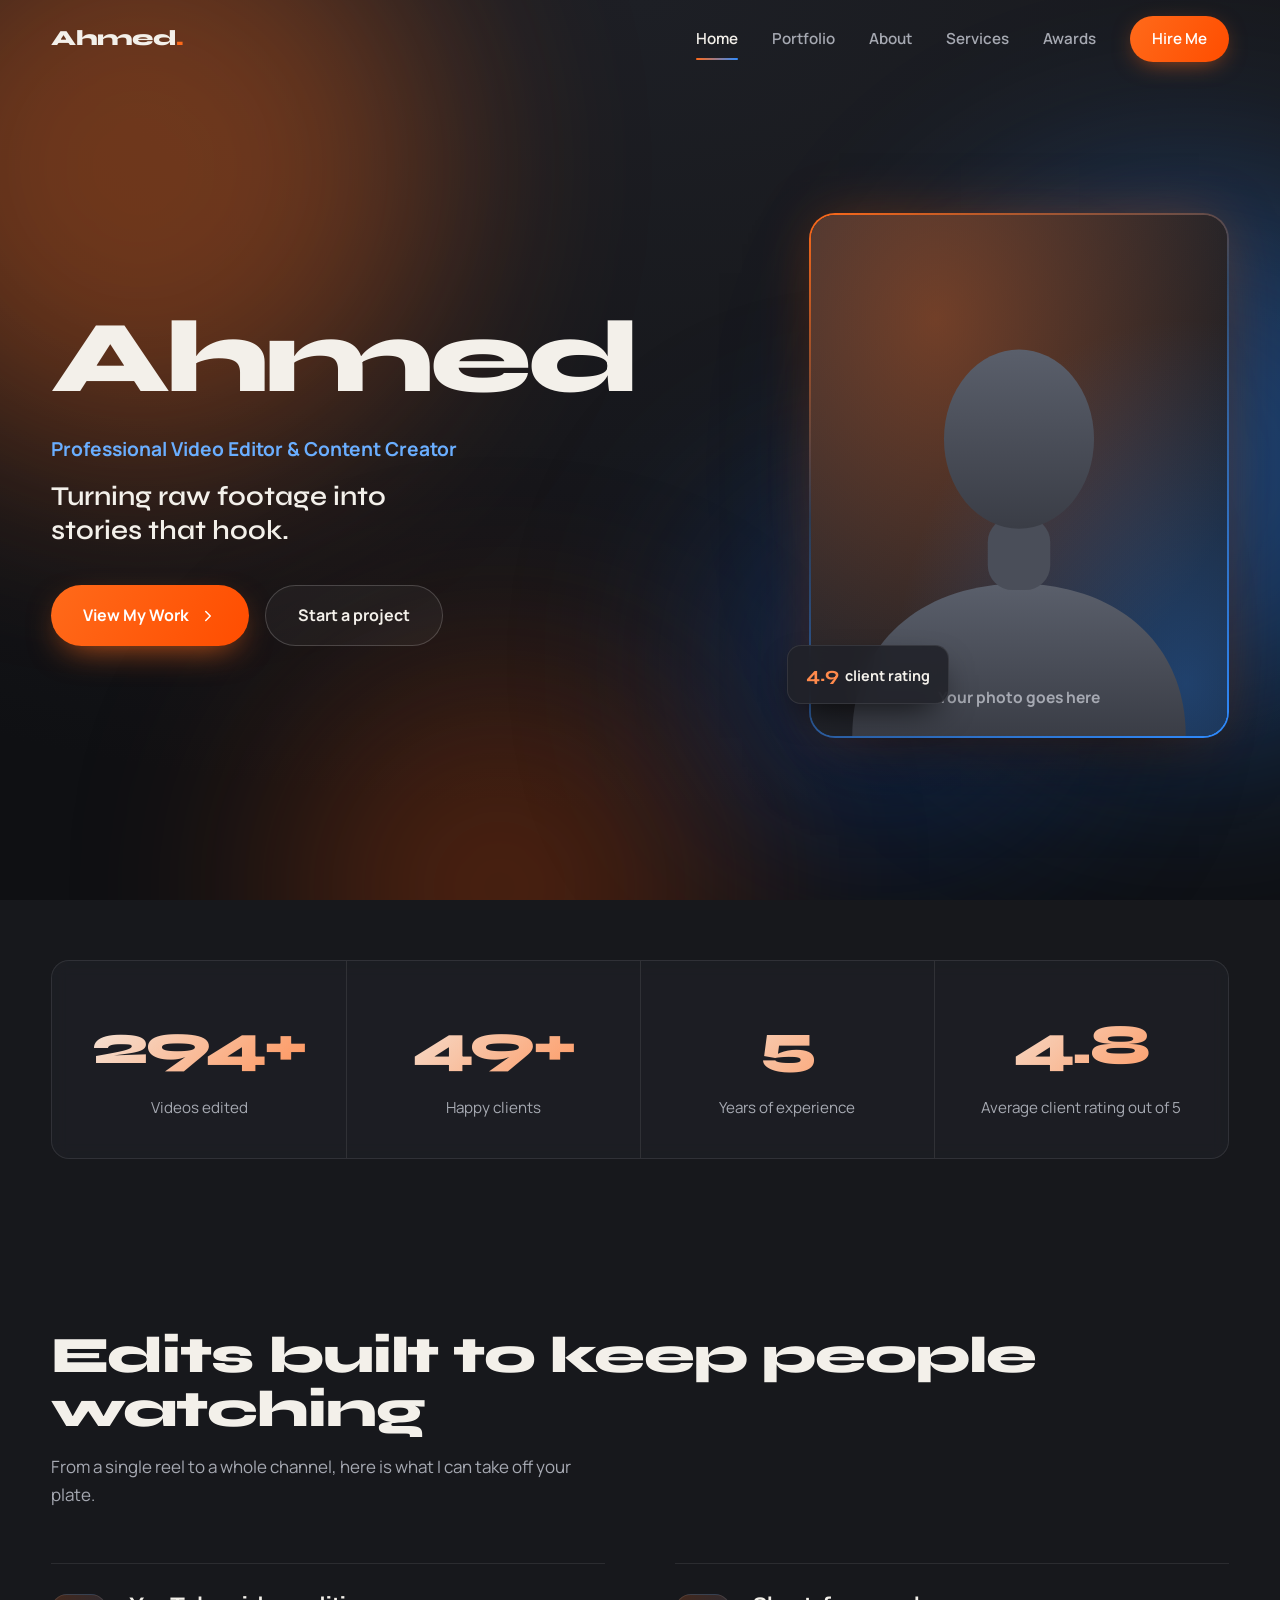
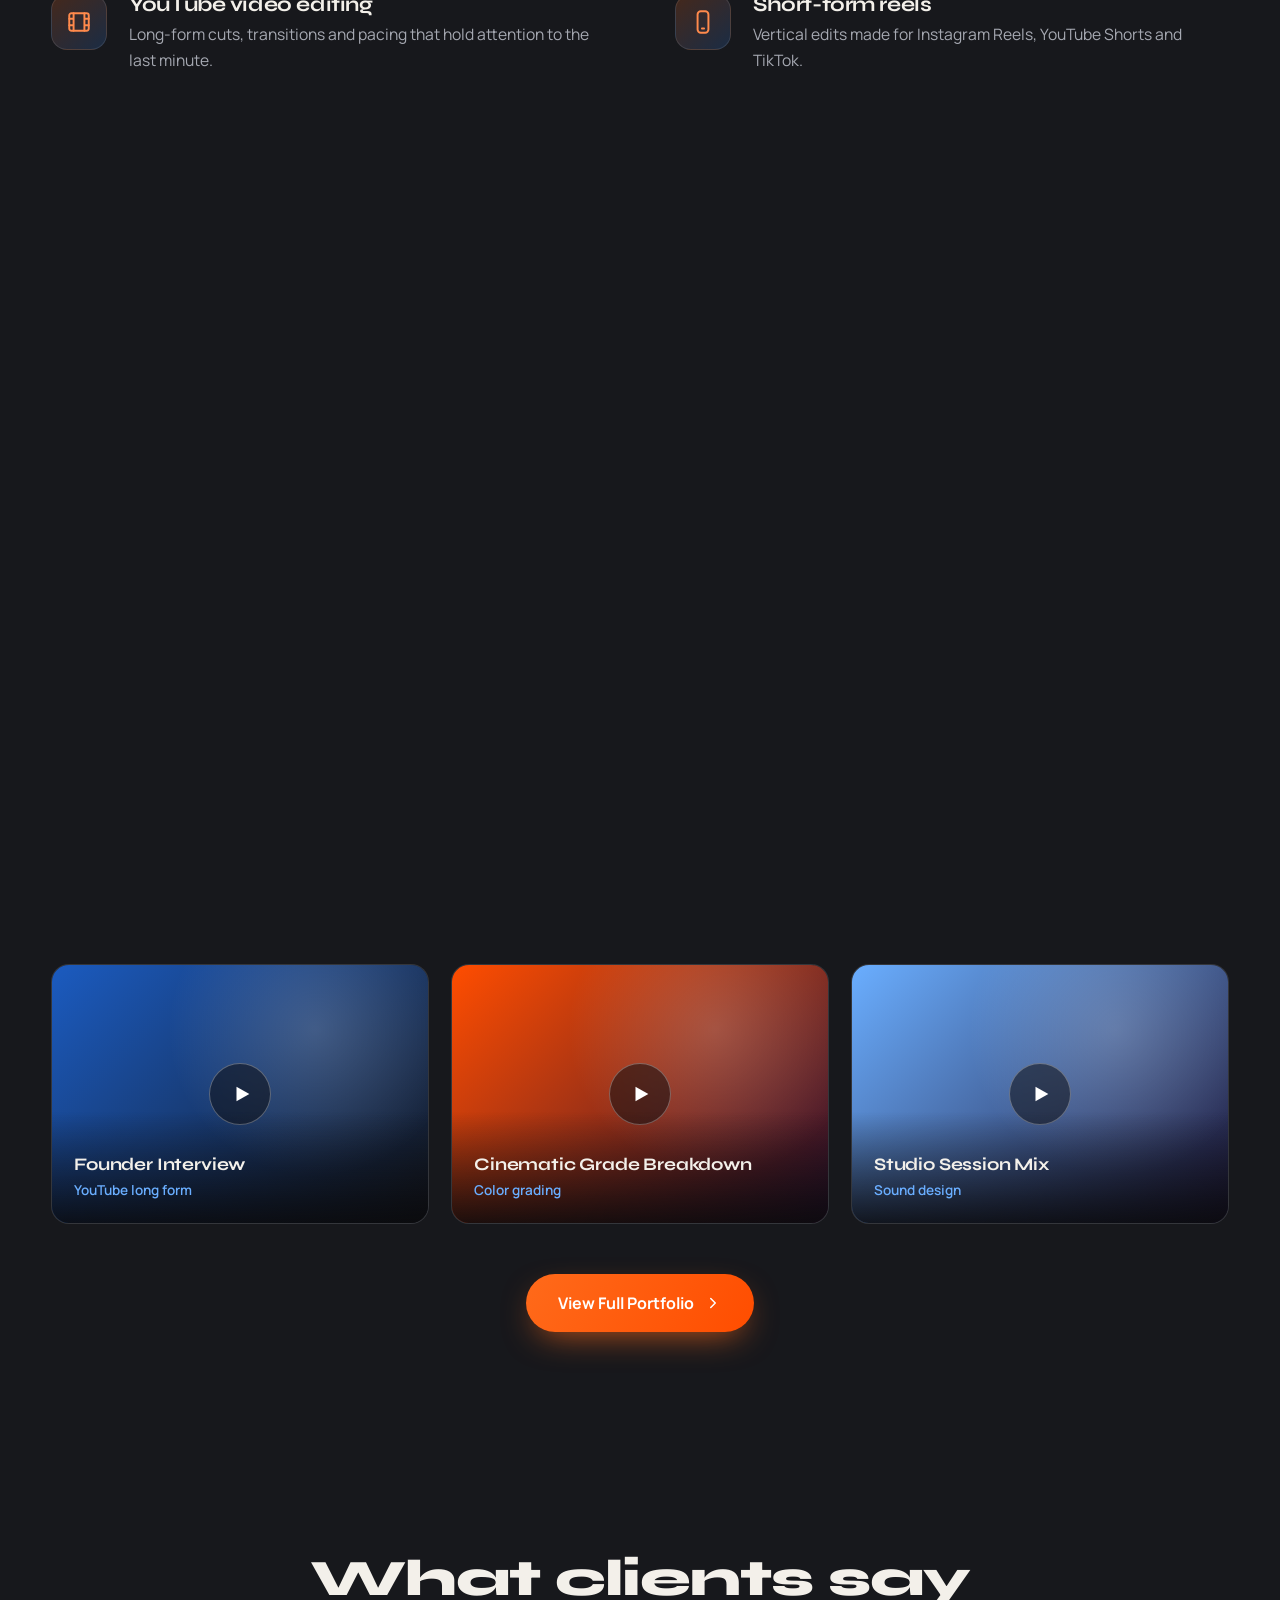
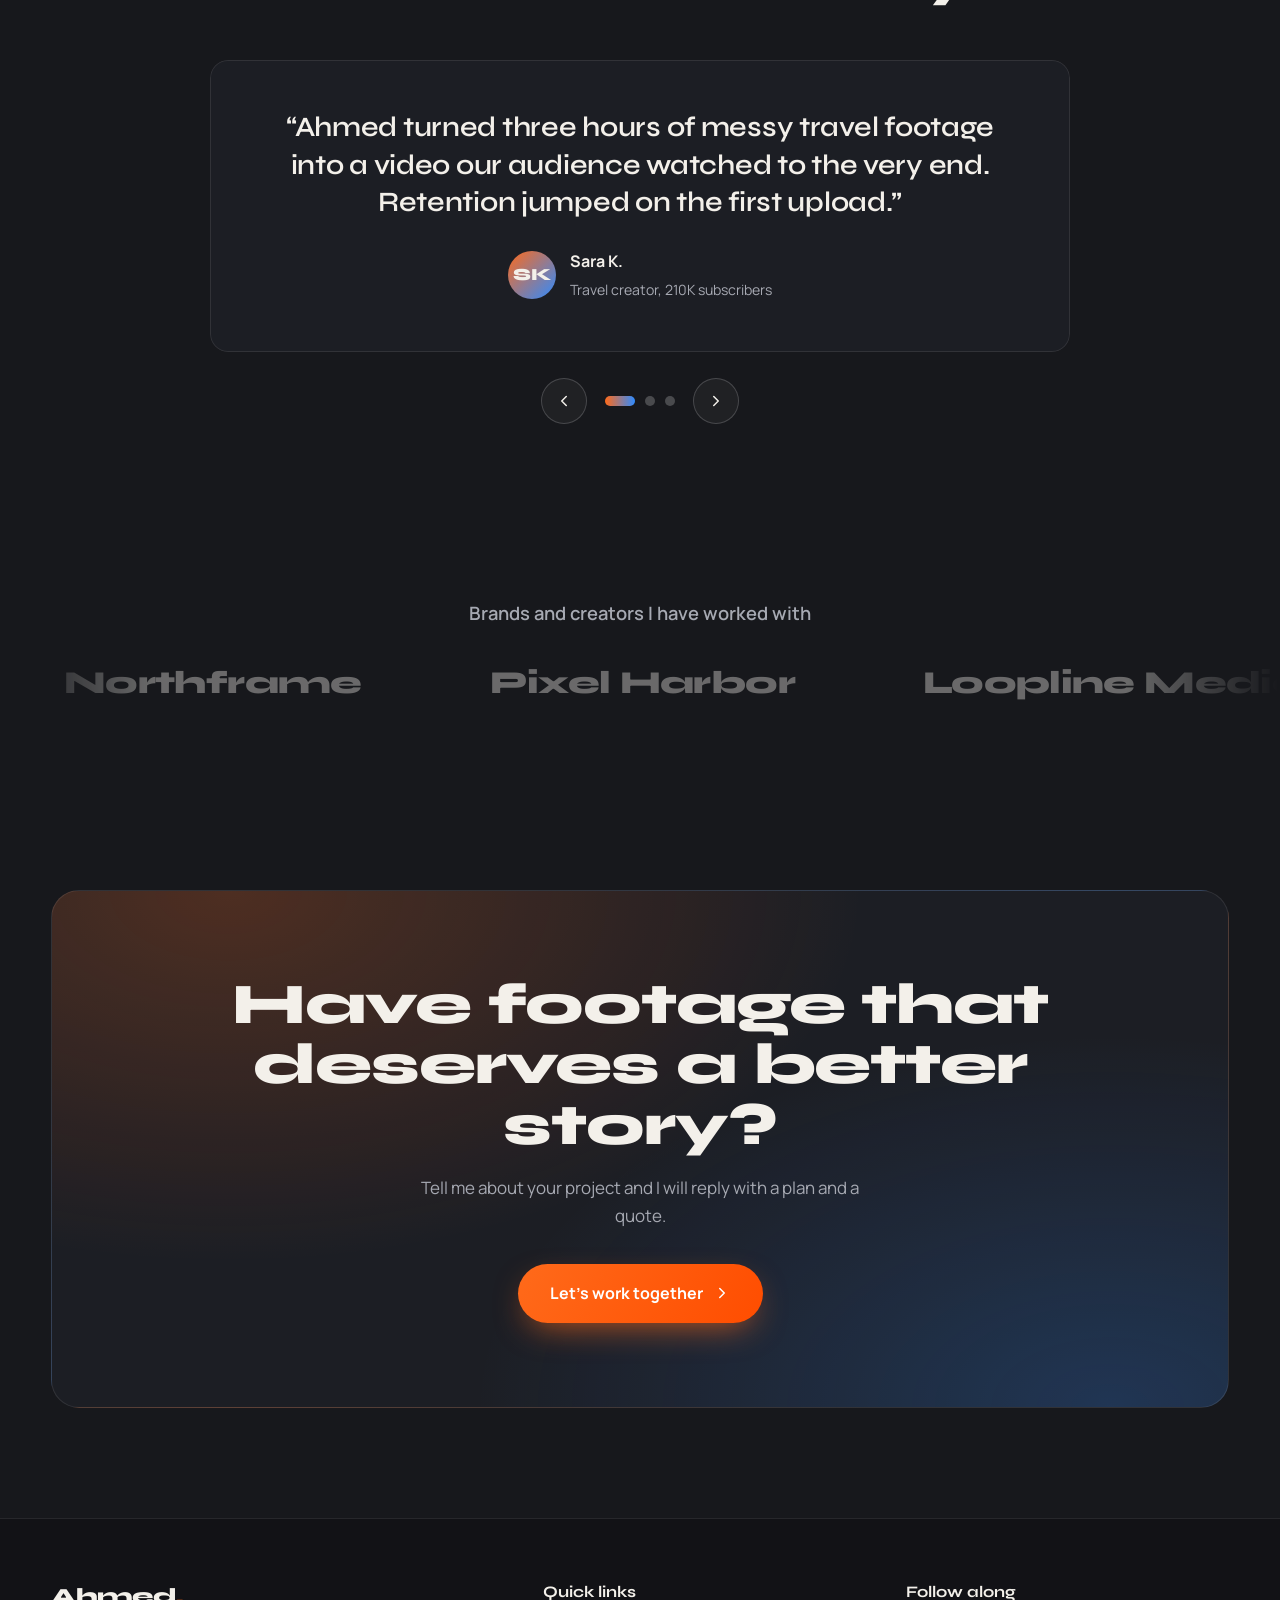
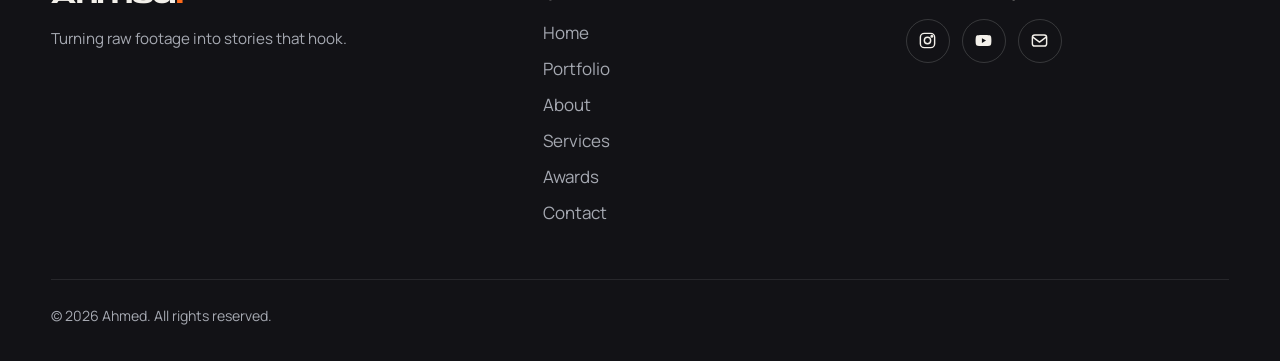
<file: index.html>
<!DOCTYPE html>
<html lang="en"><head><meta charset="utf-8"><meta name="viewport" content="width=device-width,initial-scale=1">
<title>Ahmed | Video Editor &amp; Content Creator</title><meta name="description" content="Ahmed — professional video editor and content creator. Turning raw footage into stories that hook.">
<link rel="preconnect" href="https://fonts.googleapis.com"><link rel="preconnect" href="https://fonts.gstatic.com" crossorigin><link href="https://fonts.googleapis.com/css2?family=Manrope:wght@400;500;600;700;800&family=Syne:wght@600;700;800&display=swap" rel="stylesheet"><link rel="stylesheet" href="css/style.css"></head>
<body>
<div class="bg-glow" aria-hidden="true"><span class="g1"></span><span class="g2"></span><span class="g3"></span><span class="g4"></span></div>
<header class="nav"><div class="wrap nav-in">
<a href="index.html" class="logo" aria-label="Ahmed — home">Ahmed<i>.</i></a>
<nav class="menu" id="menu" aria-label="Main"><a href="index.html" class="active">Home</a><a href="portfolio.html">Portfolio</a><a href="about.html">About</a><a href="services.html">Services</a><a href="awards.html">Awards</a><a href="contact.html" class="nav-cta">Hire Me</a></nav>
<button class="burger" aria-label="Open menu" aria-expanded="false" aria-controls="menu"><span></span><span></span><span></span></button>
</div></header>
<main>
<section class="hero"><div class="wrap hero-grid">
<div class="hero-txt">
<h1>Ahmed</h1>
<p class="role">Professional Video Editor &amp; Content Creator</p>
<p class="tagline">Turning raw footage into stories that hook.</p>
<div class="actions"><a href="portfolio.html" class="btn btn-primary">View My Work <svg width="18" height="18" viewBox="0 0 24 24" fill="none" stroke="currentColor" stroke-width="2" stroke-linecap="round" stroke-linejoin="round"><path d="m9 6 6 6-6 6"/></svg></a><a href="contact.html" class="btn btn-ghost">Start a project</a></div>
</div>
<div class="photo-frame"><div class="photo-ring"><div class="photo-img"><svg viewBox="0 0 400 500" preserveAspectRatio="xMidYMid slice" role="img" aria-label="Placeholder headshot of Ahmed">
<defs><linearGradient id="hb" x1="0" y1="0" x2="1" y2="1"><stop offset="0" stop-color="#2b2e37"/><stop offset="1" stop-color="#16171b"/></linearGradient>
<radialGradient id="hl" cx=".3" cy=".2" r=".8"><stop offset="0" stop-color="#ff6a1a" stop-opacity=".35"/><stop offset="1" stop-color="#ff6a1a" stop-opacity="0"/></radialGradient>
<radialGradient id="hr" cx=".9" cy=".9" r=".7"><stop offset="0" stop-color="#2f8bff" stop-opacity=".35"/><stop offset="1" stop-color="#2f8bff" stop-opacity="0"/></radialGradient>
<linearGradient id="hf" x1="0" y1="0" x2="0" y2="1"><stop offset="0" stop-color="#5a5f6b"/><stop offset="1" stop-color="#3a3d46"/></linearGradient></defs>
<rect width="400" height="500" fill="url(#hb)"/><rect width="400" height="500" fill="url(#hl)"/><rect width="400" height="500" fill="url(#hr)"/>
<path d="M40 500c0-92 70-146 160-146s160 54 160 146Z" fill="url(#hf)"/>
<rect x="170" y="290" width="60" height="70" rx="24" fill="#4a4e59"/>
<ellipse cx="200" cy="215" rx="72" ry="86" fill="url(#hf)"/>
<text x="200" y="468" text-anchor="middle" font-family="Manrope,sans-serif" font-size="15" font-weight="700" fill="#a6a9b2">Your photo goes here</text>
</svg></div></div><div class="badge"><b>4.9</b>client rating</div></div>
</div></section>

<section class="stats"><div class="wrap"><div class="stats-grid stagger">
<div class="stat reveal"><div class="num" data-target="300" data-suffix="+">0</div><p>Videos edited</p></div>
<div class="stat reveal"><div class="num" data-target="50" data-suffix="+">0</div><p>Happy clients</p></div>
<div class="stat reveal"><div class="num" data-target="5">0</div><p>Years of experience</p></div>
<div class="stat reveal"><div class="num" data-target="4.9" data-decimals="1">0</div><p>Average client rating out of 5</p></div>
</div></div></section>

<section id="services"><div class="wrap">
<div class="section-head reveal"><h2>Edits built to keep people watching</h2><p class="lede">From a single reel to a whole channel, here is what I can take off your plate.</p></div>
<div class="svc-grid stagger">
<div class="svc reveal"><div class="svc-icon"><svg viewBox="0 0 24 24" fill="none" stroke="currentColor" stroke-width="1.8" stroke-linecap="round" stroke-linejoin="round"><rect x="3" y="4" width="18" height="16" rx="2"/><path d="M7 4v16M17 4v16M3 9h4M3 15h4M17 9h4M17 15h4"/></svg></div><div><h3>YouTube video editing</h3><p>Long-form cuts, transitions and pacing that hold attention to the last minute.</p></div></div>
<div class="svc reveal"><div class="svc-icon"><svg viewBox="0 0 24 24" fill="none" stroke="currentColor" stroke-width="1.8" stroke-linecap="round" stroke-linejoin="round"><rect x="7" y="2" width="10" height="20" rx="3"/><path d="M11 18h2"/></svg></div><div><h3>Short-form reels</h3><p>Vertical edits made for Instagram Reels, YouTube Shorts and TikTok.</p></div></div>
<div class="svc reveal"><div class="svc-icon"><svg viewBox="0 0 24 24" fill="none" stroke="currentColor" stroke-width="1.8" stroke-linecap="round" stroke-linejoin="round"><path d="M12 3a9 9 0 1 0 0 18c1.4 0 2-1 1.6-2-.5-1.2.2-2.5 1.6-2.5H17a4 4 0 0 0 4-4C21 6.6 17 3 12 3Z"/><circle cx="7.5" cy="11" r="1"/><circle cx="10" cy="7" r="1"/><circle cx="15" cy="7.5" r="1"/></svg></div><div><h3>Color grading &amp; sound design</h3><p>Color correction and audio mixing that give your footage a cinematic finish.</p></div></div>
<div class="svc reveal"><div class="svc-icon"><svg viewBox="0 0 24 24" fill="none" stroke="currentColor" stroke-width="1.8" stroke-linecap="round" stroke-linejoin="round"><rect x="3" y="5" width="18" height="12" rx="2"/><path d="M8 21h8M12 17v4M10 9.5v3l3-1.5-3-1.5Z"/></svg></div><div><h3>Full channel management</h3><p>Editing and upload management for your whole YouTube channel, every month.</p></div></div>
</div>
<a href="services.html" class="more-link reveal">See all services and pricing</a>
</div></section>

<section id="work"><div class="wrap">
<div class="section-head reveal"><h2>Featured work</h2><p class="lede">A few recent projects. Hover to take a closer look.</p></div>
<div class="work-grid stagger">
<article class="work reveal"><div class="thumb" style="--a:#ff6a1a;--b:#4a1b6d"></div><span class="play"><svg viewBox="0 0 24 24" fill="#fff"><path d="M6 4l14 8-14 8V4Z"/></svg></span><div class="cap"><h3>Lisbon in 48 Hours</h3><span>YouTube long form</span></div></article>
<article class="work reveal"><div class="thumb" style="--a:#2f8bff;--b:#0f2a5c"></div><span class="play"><svg viewBox="0 0 24 24" fill="#fff"><path d="M6 4l14 8-14 8V4Z"/></svg></span><div class="cap"><h3>Gaming Highlight Reel</h3><span>Short-form reel</span></div></article>
<article class="work reveal"><div class="thumb" style="--a:#ff8a4c;--b:#7a1d1d"></div><span class="play"><svg viewBox="0 0 24 24" fill="#fff"><path d="M6 4l14 8-14 8V4Z"/></svg></span><div class="cap"><h3>Product Launch Teaser</h3><span>Short-form reel</span></div></article>
<article class="work reveal"><div class="thumb" style="--a:#1b5bc0;--b:#14171f"></div><span class="play"><svg viewBox="0 0 24 24" fill="#fff"><path d="M6 4l14 8-14 8V4Z"/></svg></span><div class="cap"><h3>Founder Interview</h3><span>YouTube long form</span></div></article>
<article class="work reveal"><div class="thumb" style="--a:#ff4d00;--b:#2a1030"></div><span class="play"><svg viewBox="0 0 24 24" fill="#fff"><path d="M6 4l14 8-14 8V4Z"/></svg></span><div class="cap"><h3>Cinematic Grade Breakdown</h3><span>Color grading</span></div></article>
<article class="work reveal"><div class="thumb" style="--a:#6aaeff;--b:#1d1636"></div><span class="play"><svg viewBox="0 0 24 24" fill="#fff"><path d="M6 4l14 8-14 8V4Z"/></svg></span><div class="cap"><h3>Studio Session Mix</h3><span>Sound design</span></div></article>
</div>
<div class="center reveal"><a href="portfolio.html" class="btn btn-primary">View Full Portfolio <svg width="18" height="18" viewBox="0 0 24 24" fill="none" stroke="currentColor" stroke-width="2" stroke-linecap="round" stroke-linejoin="round"><path d="m9 6 6 6-6 6"/></svg></a></div>
</div></section>

<section id="testimonials"><div class="wrap t-wrap">
<div class="section-head reveal"><h2>What clients say</h2></div>
<div class="reveal">
<div class="t-viewport"><div class="t-track">
<div class="t-card"><blockquote>“Ahmed turned three hours of messy travel footage into a video our audience watched to the very end. Retention jumped on the first upload.”</blockquote><div class="who"><div class="avatar">SK</div><div><b>Sara K.</b><small>Travel creator, 210K subscribers</small></div></div></div>
<div class="t-card"><blockquote>“Fast, reliable and genuinely creative. He handles our whole channel now and I have not thought about editing since.”</blockquote><div class="who"><div class="avatar">DR</div><div><b>Daniel R.</b><small>Founder, Brightwave Media</small></div></div></div>
<div class="t-card"><blockquote>“The color grade and sound mix made our product reel feel like a real campaign. Delivered a day early, too.”</blockquote><div class="who"><div class="avatar">MT</div><div><b>Maya T.</b><small>Marketing lead, Loopline</small></div></div></div>
</div></div>
<div class="t-ctrl"><button class="t-btn t-prev" aria-label="Previous testimonial"><svg viewBox="0 0 24 24" fill="none" stroke="currentColor" stroke-width="2" stroke-linecap="round" stroke-linejoin="round"><path d="m15 6-6 6 6 6"/></svg></button><div class="dots"></div><button class="t-btn t-next" aria-label="Next testimonial"><svg viewBox="0 0 24 24" fill="none" stroke="currentColor" stroke-width="2" stroke-linecap="round" stroke-linejoin="round"><path d="m9 6 6 6-6 6"/></svg></button></div>
</div></div></section>

<section class="brands"><div class="wrap"><h2 class="reveal">Brands and creators I have worked with</h2></div>
<div class="marquee reveal" aria-label="Brands and creators"><div class="m-track">
<span>Northframe</span><span>Pixel Harbor</span><span>Loopline Media</span><span>Brightwave</span><span>Cinder &amp; Co</span><span>Vantage Play</span><span>Oakline Studio</span>
</div></div></section>

<section><div class="wrap"><div class="cta-box reveal">
<h2>Have footage that deserves a better story?</h2>
<p>Tell me about your project and I will reply with a plan and a quote.</p>
<a href="contact.html" class="btn btn-primary">Let’s work together <svg width="18" height="18" viewBox="0 0 24 24" fill="none" stroke="currentColor" stroke-width="2" stroke-linecap="round" stroke-linejoin="round"><path d="m9 6 6 6-6 6"/></svg></a>
</div></div></section>
</main>
<footer><div class="wrap">
<div class="foot">
<div><a href="index.html" class="logo">Ahmed<i>.</i></a><p>Turning raw footage into stories that hook.</p></div>
<div><h4>Quick links</h4><ul><li><a href="index.html">Home</a></li><li><a href="portfolio.html">Portfolio</a></li><li><a href="about.html">About</a></li><li><a href="services.html">Services</a></li><li><a href="awards.html">Awards</a></li><li><a href="contact.html">Contact</a></li></ul></div>
<div><h4>Follow along</h4><div class="social"><a href="#" aria-label="Instagram"><svg viewBox="0 0 24 24" fill="none" stroke="currentColor" stroke-width="1.8" stroke-linecap="round" stroke-linejoin="round"><rect x="3" y="3" width="18" height="18" rx="5"/><circle cx="12" cy="12" r="4"/><circle cx="17.5" cy="6.5" r="1" fill="currentColor"/></svg></a><a href="#" aria-label="YouTube"><svg viewBox="0 0 24 24" fill="currentColor"><path d="M21.6 7.2a2.5 2.5 0 0 0-1.8-1.8C18.2 5 12 5 12 5s-6.2 0-7.8.4A2.5 2.5 0 0 0 2.4 7.2C2 8.8 2 12 2 12s0 3.2.4 4.8a2.5 2.5 0 0 0 1.8 1.8C5.8 19 12 19 12 19s6.2 0 7.8-.4a2.5 2.5 0 0 0 1.8-1.8c.4-1.6.4-4.8.4-4.8s0-3.2-.4-4.8ZM10 15V9l5.2 3L10 15Z"/></svg></a><a href="mailto:ahmed.editz@gmail.com" aria-label="Email"><svg viewBox="0 0 24 24" fill="none" stroke="currentColor" stroke-width="1.8" stroke-linecap="round" stroke-linejoin="round"><rect x="3" y="5" width="18" height="14" rx="3"/><path d="m4 8 8 6 8-6"/></svg></a></div></div>
</div>
<p class="copy">© <span id="year">2026</span> Ahmed. All rights reserved.</p>
</div></footer>
<script src="js/main.js"></script>
</body></html>
</file>
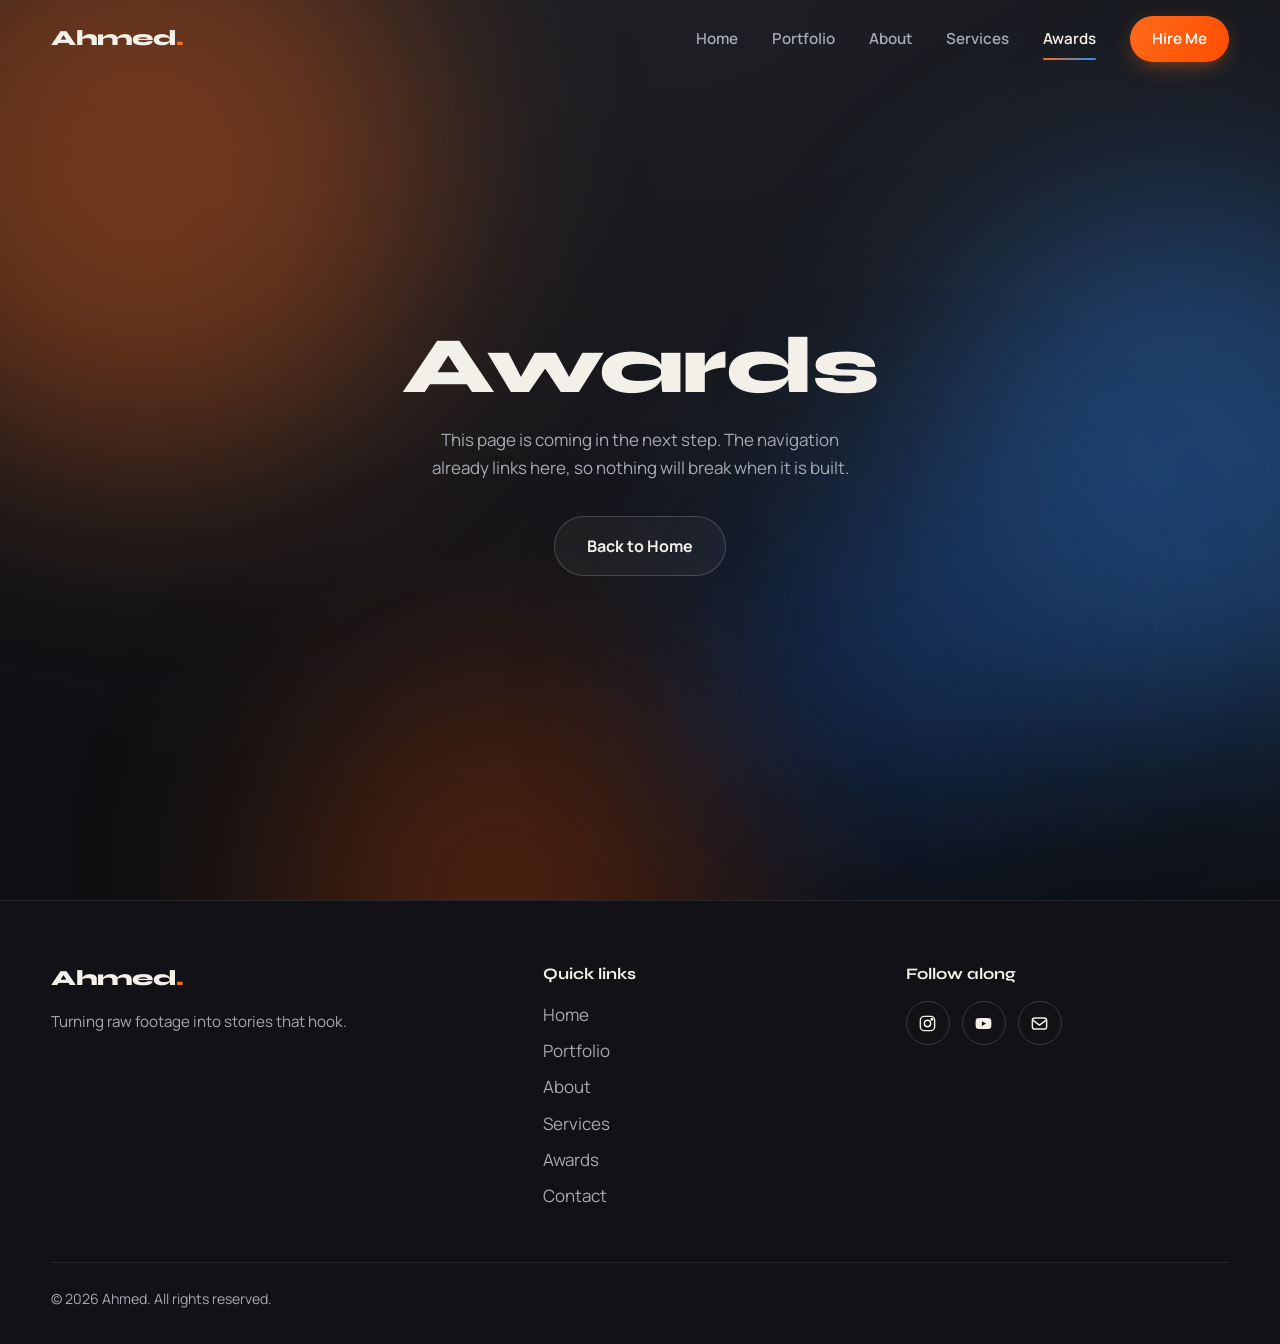
<file: awards.html>
<!DOCTYPE html>
<html lang="en"><head><meta charset="utf-8"><meta name="viewport" content="width=device-width,initial-scale=1">
<title>Awards | Ahmed</title><meta name="description" content="Ahmed — professional video editor and content creator. Turning raw footage into stories that hook.">
<link rel="preconnect" href="https://fonts.googleapis.com"><link rel="preconnect" href="https://fonts.gstatic.com" crossorigin><link href="https://fonts.googleapis.com/css2?family=Manrope:wght@400;500;600;700;800&family=Syne:wght@600;700;800&display=swap" rel="stylesheet"><link rel="stylesheet" href="css/style.css"></head>
<body>
<div class="bg-glow" aria-hidden="true"><span class="g1"></span><span class="g2"></span><span class="g3"></span><span class="g4"></span></div>
<header class="nav"><div class="wrap nav-in">
<a href="index.html" class="logo" aria-label="Ahmed — home">Ahmed<i>.</i></a>
<nav class="menu" id="menu" aria-label="Main"><a href="index.html">Home</a><a href="portfolio.html">Portfolio</a><a href="about.html">About</a><a href="services.html">Services</a><a href="awards.html" class="active">Awards</a><a href="contact.html" class="nav-cta">Hire Me</a></nav>
<button class="burger" aria-label="Open menu" aria-expanded="false" aria-controls="menu"><span></span><span></span><span></span></button>
</div></header>
<main><section class="soon"><div class="wrap"><h1>Awards</h1><p>This page is coming in the next step. The navigation already links here, so nothing will break when it is built.</p><a href="index.html" class="btn btn-ghost">Back to Home</a></div></section></main>
<footer><div class="wrap">
<div class="foot">
<div><a href="index.html" class="logo">Ahmed<i>.</i></a><p>Turning raw footage into stories that hook.</p></div>
<div><h4>Quick links</h4><ul><li><a href="index.html">Home</a></li><li><a href="portfolio.html">Portfolio</a></li><li><a href="about.html">About</a></li><li><a href="services.html">Services</a></li><li><a href="awards.html">Awards</a></li><li><a href="contact.html">Contact</a></li></ul></div>
<div><h4>Follow along</h4><div class="social"><a href="#" aria-label="Instagram"><svg viewBox="0 0 24 24" fill="none" stroke="currentColor" stroke-width="1.8" stroke-linecap="round" stroke-linejoin="round"><rect x="3" y="3" width="18" height="18" rx="5"/><circle cx="12" cy="12" r="4"/><circle cx="17.5" cy="6.5" r="1" fill="currentColor"/></svg></a><a href="#" aria-label="YouTube"><svg viewBox="0 0 24 24" fill="currentColor"><path d="M21.6 7.2a2.5 2.5 0 0 0-1.8-1.8C18.2 5 12 5 12 5s-6.2 0-7.8.4A2.5 2.5 0 0 0 2.4 7.2C2 8.8 2 12 2 12s0 3.2.4 4.8a2.5 2.5 0 0 0 1.8 1.8C5.8 19 12 19 12 19s6.2 0 7.8-.4a2.5 2.5 0 0 0 1.8-1.8c.4-1.6.4-4.8.4-4.8s0-3.2-.4-4.8ZM10 15V9l5.2 3L10 15Z"/></svg></a><a href="mailto:ahmed.editz@gmail.com" aria-label="Email"><svg viewBox="0 0 24 24" fill="none" stroke="currentColor" stroke-width="1.8" stroke-linecap="round" stroke-linejoin="round"><rect x="3" y="5" width="18" height="14" rx="3"/><path d="m4 8 8 6 8-6"/></svg></a></div></div>
</div>
<p class="copy">© <span id="year">2026</span> Ahmed. All rights reserved.</p>
</div></footer>
<script src="js/main.js"></script>
</body></html>
</file>
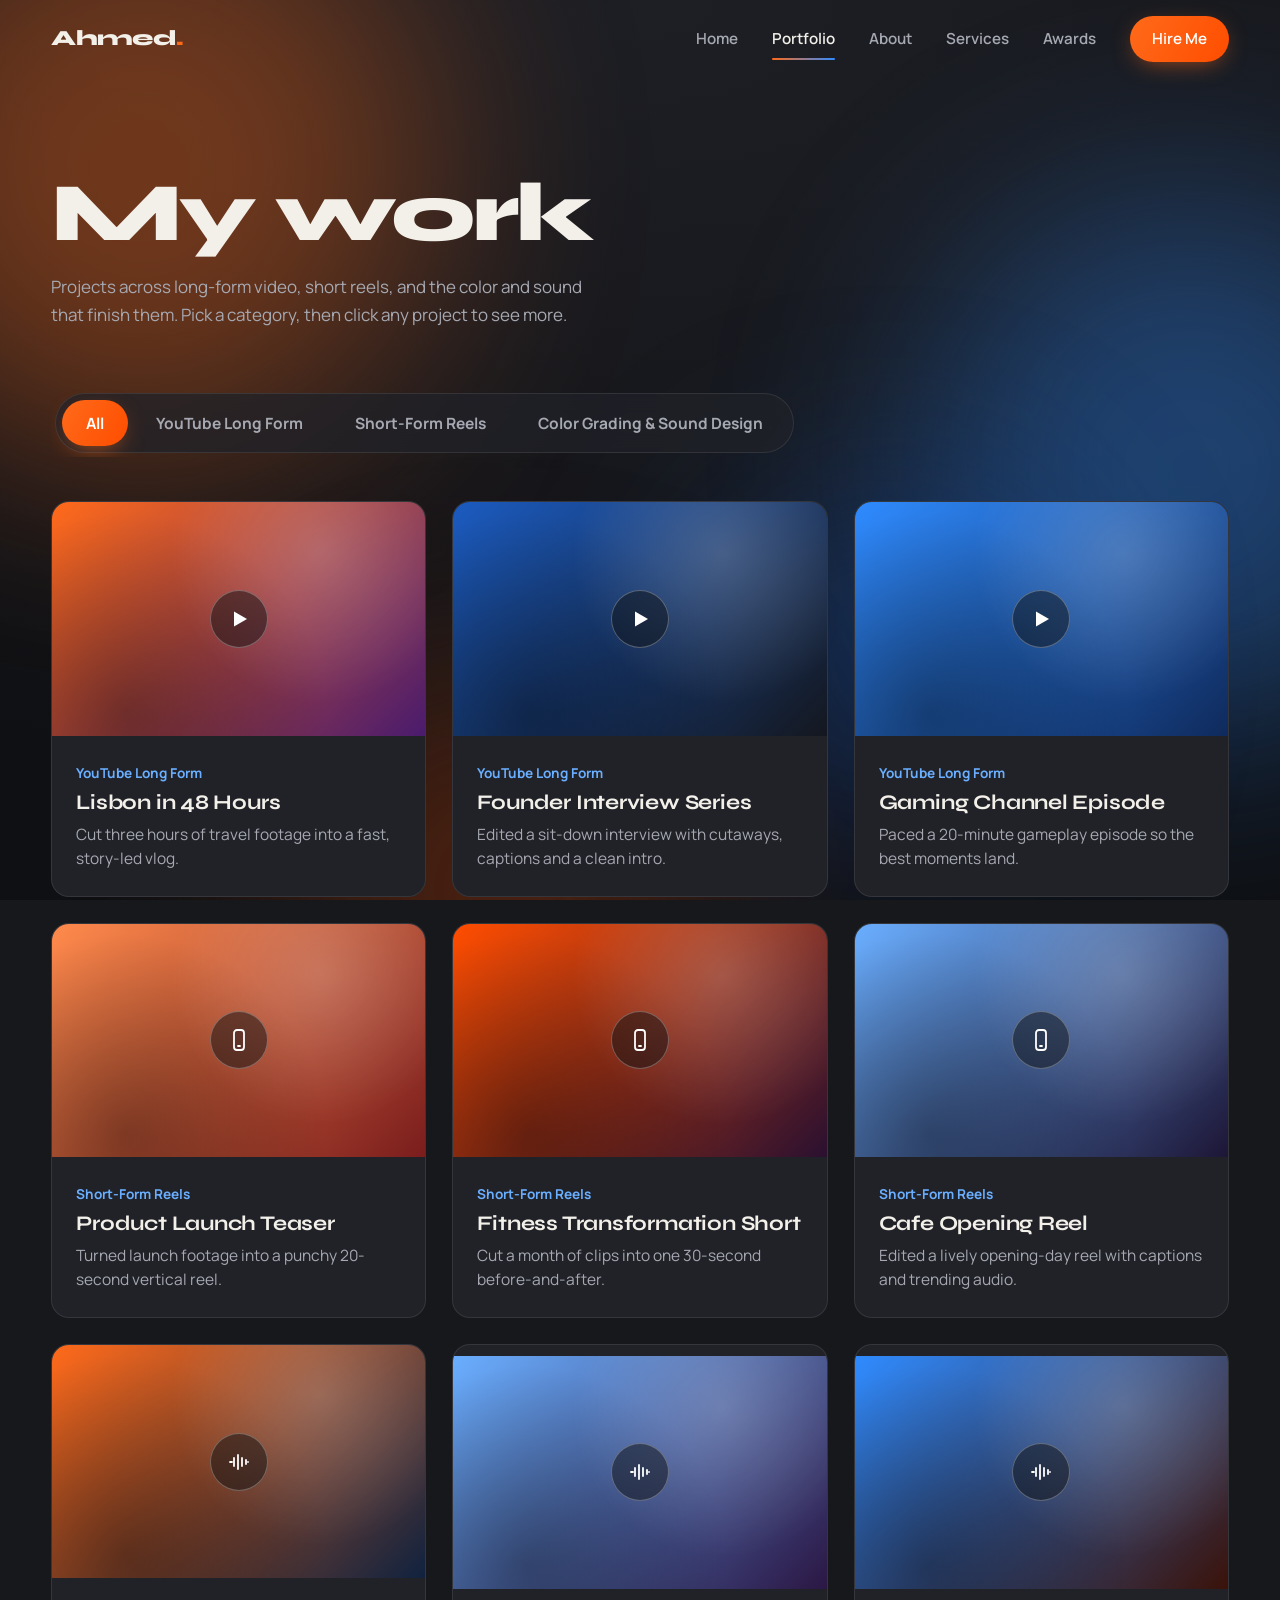
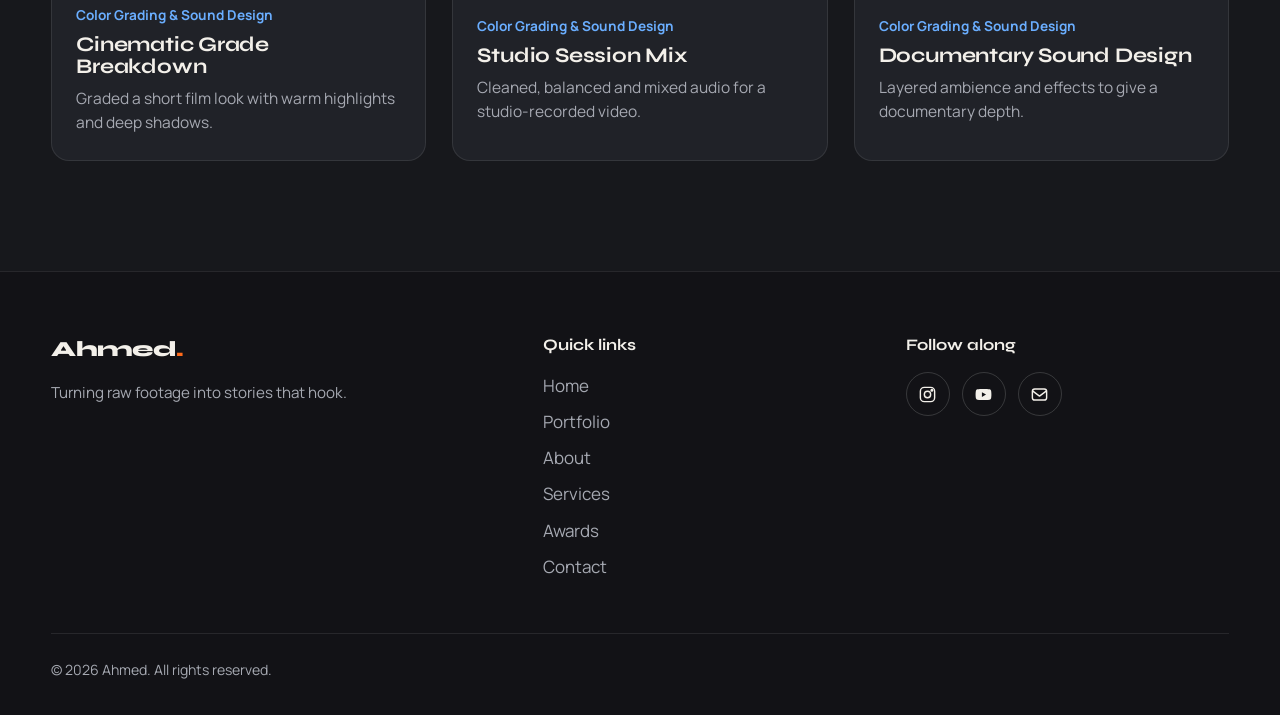
<file: portfolio.html>
<!DOCTYPE html>
<html lang="en"><head><meta charset="utf-8"><meta name="viewport" content="width=device-width,initial-scale=1">
<title>Portfolio | Ahmed</title><meta name="description" content="Ahmed — professional video editor and content creator. Turning raw footage into stories that hook.">
<link rel="preconnect" href="https://fonts.googleapis.com"><link rel="preconnect" href="https://fonts.gstatic.com" crossorigin><link href="https://fonts.googleapis.com/css2?family=Manrope:wght@400;500;600;700;800&family=Syne:wght@600;700;800&display=swap" rel="stylesheet"><link rel="stylesheet" href="css/style.css"></head>
<body>
<div class="bg-glow" aria-hidden="true"><span class="g1"></span><span class="g2"></span><span class="g3"></span><span class="g4"></span></div>
<header class="nav"><div class="wrap nav-in">
<a href="index.html" class="logo" aria-label="Ahmed — home">Ahmed<i>.</i></a>
<nav class="menu" id="menu" aria-label="Main"><a href="index.html">Home</a><a href="portfolio.html" class="active">Portfolio</a><a href="about.html">About</a><a href="services.html">Services</a><a href="awards.html">Awards</a><a href="contact.html" class="nav-cta">Hire Me</a></nav>
<button class="burger" aria-label="Open menu" aria-expanded="false" aria-controls="menu"><span></span><span></span><span></span></button>
</div></header>
<main>
<header class="page-head"><div class="wrap"><h1 class="reveal">My work</h1><p class="lede reveal">Projects across long-form video, short reels, and the color and sound that finish them. Pick a category, then click any project to see more.</p></div></header>
<section class="portfolio-sec"><div class="wrap">
<div class="tabs reveal"><div class="tabs-in" role="tablist" aria-label="Project categories"><span class="tab-pill" aria-hidden="true"></span>
<button class="tab" role="tab" data-filter="all" aria-selected="true">All</button>
<button class="tab" role="tab" data-filter="long" aria-selected="false">YouTube Long Form</button>
<button class="tab" role="tab" data-filter="reels" aria-selected="false">Short-Form Reels</button>
<button class="tab" role="tab" data-filter="grade" aria-selected="false">Color Grading &amp; Sound Design</button>
</div></div>
<div class="p-grid" id="pgrid"><button class="pcard reveal" data-cat="long" data-catname="YouTube Long Form" data-title="Lisbon in 48 Hours" data-long="A travel vlog shot over one packed weekend. The footage was long and scattered, so the edit needed a clear arc from arrival to farewell." data-do="Built the story structure, tightened the pacing, and added transitions and music that match each location." data-a="#ff6a1a" data-b="#4a1b6d" aria-label="Open project: Lisbon in 48 Hours"><div class="pthumb" style="--a:#ff6a1a;--b:#4a1b6d"><span class="glyph"><svg viewBox="0 0 24 24" fill="currentColor"><path d="M7 4.5l13 7.5-13 7.5v-15Z"/></svg></span></div><div class="pbody"><span class="cat">YouTube Long Form</span><h3>Lisbon in 48 Hours</h3><p>Cut three hours of travel footage into a fast, story-led vlog.</p></div></button><button class="pcard reveal" data-cat="long" data-catname="YouTube Long Form" data-title="Founder Interview Series" data-long="A multi-camera interview with a startup founder, meant to live on YouTube as a full episode." data-do="Synced the cameras, trimmed tangents, added B-roll cutaways and branded captions, and designed the intro." data-a="#1b5bc0" data-b="#14171f" aria-label="Open project: Founder Interview Series"><div class="pthumb" style="--a:#1b5bc0;--b:#14171f"><span class="glyph"><svg viewBox="0 0 24 24" fill="currentColor"><path d="M7 4.5l13 7.5-13 7.5v-15Z"/></svg></span></div><div class="pbody"><span class="cat">YouTube Long Form</span><h3>Founder Interview Series</h3><p>Edited a sit-down interview with cutaways, captions and a clean intro.</p></div></button><button class="pcard reveal" data-cat="long" data-catname="YouTube Long Form" data-title="Gaming Channel Episode" data-long="A long gameplay episode for a growing gaming channel, with commentary recorded separately." data-do="Cut dead time, matched jokes to key moments, layered sound effects and added on-screen callouts." data-a="#2f8bff" data-b="#0f2a5c" aria-label="Open project: Gaming Channel Episode"><div class="pthumb" style="--a:#2f8bff;--b:#0f2a5c"><span class="glyph"><svg viewBox="0 0 24 24" fill="currentColor"><path d="M7 4.5l13 7.5-13 7.5v-15Z"/></svg></span></div><div class="pbody"><span class="cat">YouTube Long Form</span><h3>Gaming Channel Episode</h3><p>Paced a 20-minute gameplay episode so the best moments land.</p></div></button><button class="pcard reveal" data-cat="reels" data-catname="Short-Form Reels" data-title="Product Launch Teaser" data-long="A short teaser for a product launch, made for Instagram Reels and TikTok." data-do="Built the hook for the first second, synced cuts to the beat and added bold animated text." data-a="#ff8a4c" data-b="#7a1d1d" aria-label="Open project: Product Launch Teaser"><div class="pthumb" style="--a:#ff8a4c;--b:#7a1d1d"><span class="glyph"><svg viewBox="0 0 24 24" fill="none" stroke="currentColor" stroke-width="1.8" stroke-linecap="round" stroke-linejoin="round"><rect x="7" y="2" width="10" height="20" rx="3"/><path d="M11 18h2"/></svg></span></div><div class="pbody"><span class="cat">Short-Form Reels</span><h3>Product Launch Teaser</h3><p>Turned launch footage into a punchy 20-second vertical reel.</p></div></button><button class="pcard reveal" data-cat="reels" data-catname="Short-Form Reels" data-title="Fitness Transformation Short" data-long="A transformation story told in under half a minute for YouTube Shorts." data-do="Selected the strongest clips, shaped a fast build-up and finished with a clear final reveal." data-a="#ff4d00" data-b="#2a1030" aria-label="Open project: Fitness Transformation Short"><div class="pthumb" style="--a:#ff4d00;--b:#2a1030"><span class="glyph"><svg viewBox="0 0 24 24" fill="none" stroke="currentColor" stroke-width="1.8" stroke-linecap="round" stroke-linejoin="round"><rect x="7" y="2" width="10" height="20" rx="3"/><path d="M11 18h2"/></svg></span></div><div class="pbody"><span class="cat">Short-Form Reels</span><h3>Fitness Transformation Short</h3><p>Cut a month of clips into one 30-second before-and-after.</p></div></button><button class="pcard reveal" data-cat="reels" data-catname="Short-Form Reels" data-title="Cafe Opening Reel" data-long="A short reel to promote a new cafe on the day it opened." data-do="Paced the shots to the music, added captions that read without sound and exported in vertical format." data-a="#6aaeff" data-b="#1d1636" aria-label="Open project: Cafe Opening Reel"><div class="pthumb" style="--a:#6aaeff;--b:#1d1636"><span class="glyph"><svg viewBox="0 0 24 24" fill="none" stroke="currentColor" stroke-width="1.8" stroke-linecap="round" stroke-linejoin="round"><rect x="7" y="2" width="10" height="20" rx="3"/><path d="M11 18h2"/></svg></span></div><div class="pbody"><span class="cat">Short-Form Reels</span><h3>Cafe Opening Reel</h3><p>Edited a lively opening-day reel with captions and trending audio.</p></div></button><button class="pcard reveal" data-cat="grade" data-catname="Color Grading &amp; Sound Design" data-title="Cinematic Grade Breakdown" data-long="A color grading project that took flat camera footage to a cinematic finish." data-do="Corrected exposure and white balance, built a consistent look across scenes and matched shots from different cameras." data-a="#ff6a1a" data-b="#10223f" aria-label="Open project: Cinematic Grade Breakdown"><div class="pthumb" style="--a:#ff6a1a;--b:#10223f"><span class="glyph"><svg viewBox="0 0 24 24" fill="none" stroke="currentColor" stroke-width="1.8" stroke-linecap="round" stroke-linejoin="round"><path d="M3 12h2M7 8v8M11 5v14M15 8v8M19 10v4M21 12h0"/></svg></span></div><div class="pbody"><span class="cat">Color Grading &amp; Sound Design</span><h3>Cinematic Grade Breakdown</h3><p>Graded a short film look with warm highlights and deep shadows.</p></div></button><button class="pcard reveal" data-cat="grade" data-catname="Color Grading &amp; Sound Design" data-title="Studio Session Mix" data-long="A video where the audio needed as much care as the picture." data-do="Removed background noise, balanced voice and music levels, and mastered the final mix for clear playback." data-a="#6aaeff" data-b="#2b1744" aria-label="Open project: Studio Session Mix"><div class="pthumb" style="--a:#6aaeff;--b:#2b1744"><span class="glyph"><svg viewBox="0 0 24 24" fill="none" stroke="currentColor" stroke-width="1.8" stroke-linecap="round" stroke-linejoin="round"><path d="M3 12h2M7 8v8M11 5v14M15 8v8M19 10v4M21 12h0"/></svg></span></div><div class="pbody"><span class="cat">Color Grading &amp; Sound Design</span><h3>Studio Session Mix</h3><p>Cleaned, balanced and mixed audio for a studio-recorded video.</p></div></button><button class="pcard reveal" data-cat="grade" data-catname="Color Grading &amp; Sound Design" data-title="Documentary Sound Design" data-long="A short documentary that relied on sound to carry its atmosphere." data-do="Recorded and layered ambience, added effects under key moments and mixed it all around the interview audio." data-a="#2f8bff" data-b="#3a1209" aria-label="Open project: Documentary Sound Design"><div class="pthumb" style="--a:#2f8bff;--b:#3a1209"><span class="glyph"><svg viewBox="0 0 24 24" fill="none" stroke="currentColor" stroke-width="1.8" stroke-linecap="round" stroke-linejoin="round"><path d="M3 12h2M7 8v8M11 5v14M15 8v8M19 10v4M21 12h0"/></svg></span></div><div class="pbody"><span class="cat">Color Grading &amp; Sound Design</span><h3>Documentary Sound Design</h3><p>Layered ambience and effects to give a documentary depth.</p></div></button></div>
</div></section>
</main>
<div class="lb" id="lb" role="dialog" aria-modal="true" aria-label="Project details" aria-hidden="true"><div class="lb-panel">
<button class="lb-btn lb-close" aria-label="Close"><svg viewBox="0 0 24 24" fill="none" stroke="currentColor" stroke-width="1.8" stroke-linecap="round" stroke-linejoin="round"><path d="M6 6l12 12M18 6 6 18"/></svg></button>
<button class="lb-btn lb-prev" aria-label="Previous project"><svg viewBox="0 0 24 24" fill="none" stroke="currentColor" stroke-width="2" stroke-linecap="round" stroke-linejoin="round"><path d="m15 6-6 6 6 6"/></svg></button><button class="lb-btn lb-next" aria-label="Next project"><svg viewBox="0 0 24 24" fill="none" stroke="currentColor" stroke-width="2" stroke-linecap="round" stroke-linejoin="round"><path d="m9 6 6 6-6 6"/></svg></button>
<div class="lb-img"><span class="glyph"><svg viewBox="0 0 24 24" fill="currentColor"><path d="M7 4.5l13 7.5-13 7.5v-15Z"/></svg></span></div>
<div class="lb-info"><span class="cat"></span><h3></h3><p class="lb-desc"></p><p class="lb-do"></p><p class="lb-count"></p></div>
</div></div>
<footer><div class="wrap">
<div class="foot">
<div><a href="index.html" class="logo">Ahmed<i>.</i></a><p>Turning raw footage into stories that hook.</p></div>
<div><h4>Quick links</h4><ul><li><a href="index.html">Home</a></li><li><a href="portfolio.html">Portfolio</a></li><li><a href="about.html">About</a></li><li><a href="services.html">Services</a></li><li><a href="awards.html">Awards</a></li><li><a href="contact.html">Contact</a></li></ul></div>
<div><h4>Follow along</h4><div class="social"><a href="#" aria-label="Instagram"><svg viewBox="0 0 24 24" fill="none" stroke="currentColor" stroke-width="1.8" stroke-linecap="round" stroke-linejoin="round"><rect x="3" y="3" width="18" height="18" rx="5"/><circle cx="12" cy="12" r="4"/><circle cx="17.5" cy="6.5" r="1" fill="currentColor"/></svg></a><a href="#" aria-label="YouTube"><svg viewBox="0 0 24 24" fill="currentColor"><path d="M21.6 7.2a2.5 2.5 0 0 0-1.8-1.8C18.2 5 12 5 12 5s-6.2 0-7.8.4A2.5 2.5 0 0 0 2.4 7.2C2 8.8 2 12 2 12s0 3.2.4 4.8a2.5 2.5 0 0 0 1.8 1.8C5.8 19 12 19 12 19s6.2 0 7.8-.4a2.5 2.5 0 0 0 1.8-1.8c.4-1.6.4-4.8.4-4.8s0-3.2-.4-4.8ZM10 15V9l5.2 3L10 15Z"/></svg></a><a href="mailto:ahmed.editz@gmail.com" aria-label="Email"><svg viewBox="0 0 24 24" fill="none" stroke="currentColor" stroke-width="1.8" stroke-linecap="round" stroke-linejoin="round"><rect x="3" y="5" width="18" height="14" rx="3"/><path d="m4 8 8 6 8-6"/></svg></a></div></div>
</div>
<p class="copy">© <span id="year">2026</span> Ahmed. All rights reserved.</p>
</div></footer>
<script src="js/main.js"></script><script src="js/portfolio.js"></script>
</body></html>
</file>
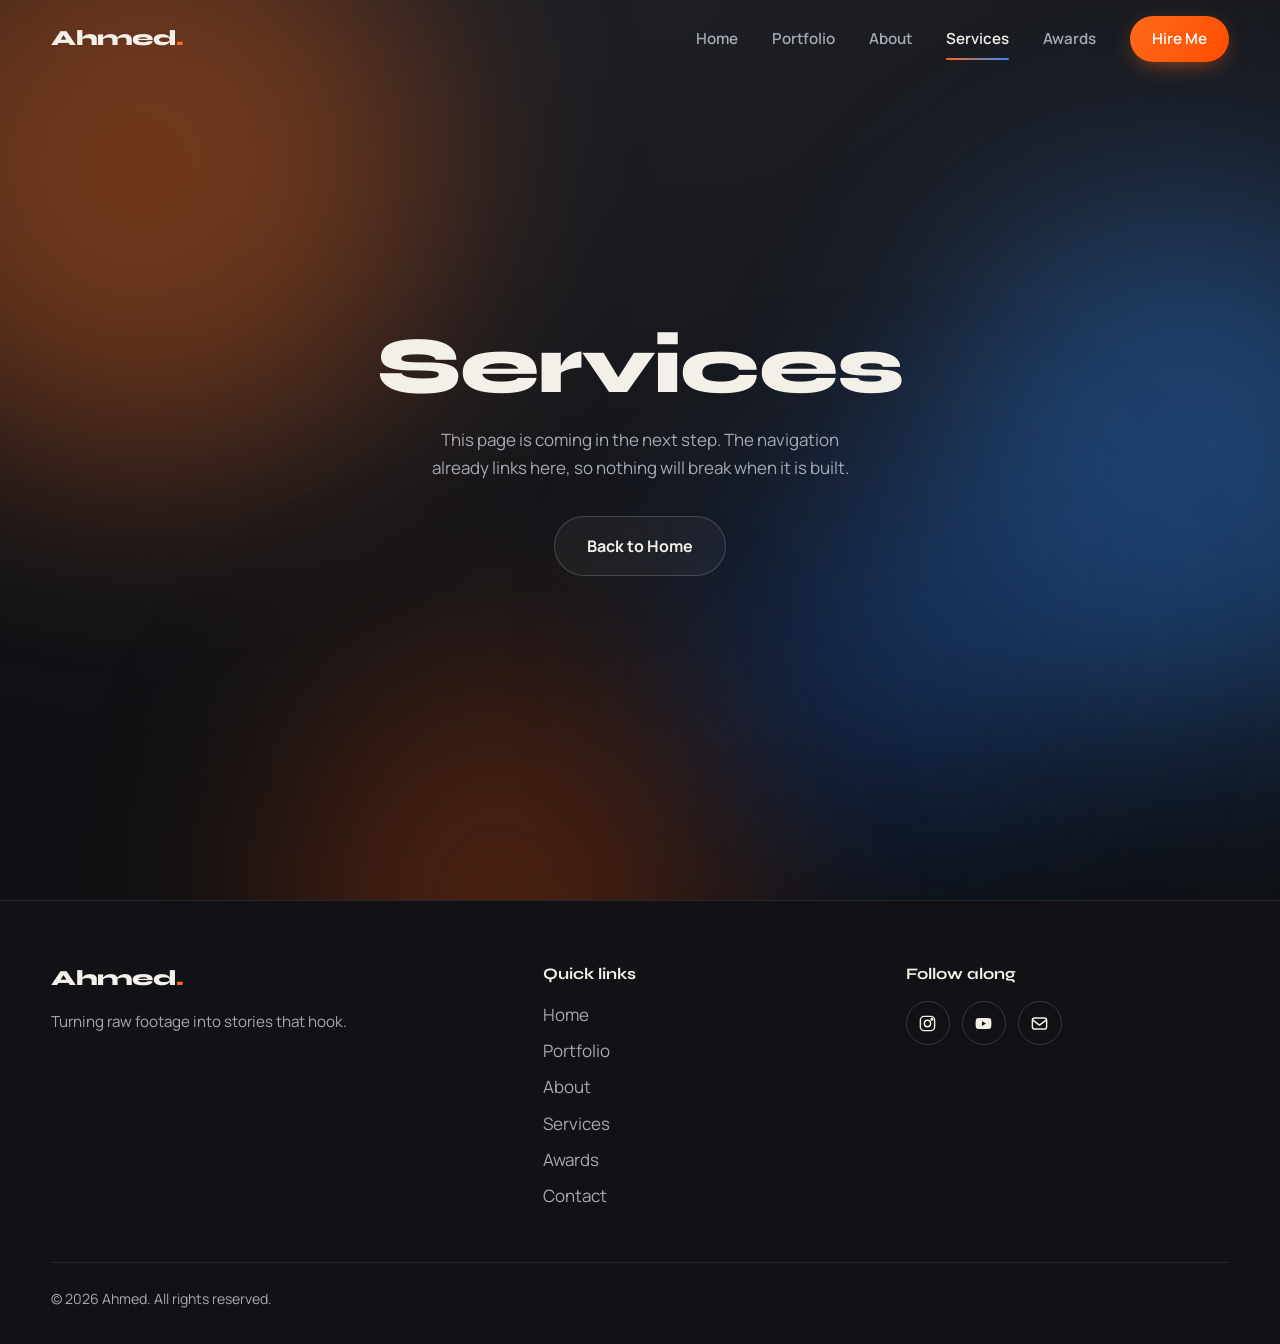
<file: services.html>
<!DOCTYPE html>
<html lang="en"><head><meta charset="utf-8"><meta name="viewport" content="width=device-width,initial-scale=1">
<title>Services | Ahmed</title><meta name="description" content="Ahmed — professional video editor and content creator. Turning raw footage into stories that hook.">
<link rel="preconnect" href="https://fonts.googleapis.com"><link rel="preconnect" href="https://fonts.gstatic.com" crossorigin><link href="https://fonts.googleapis.com/css2?family=Manrope:wght@400;500;600;700;800&family=Syne:wght@600;700;800&display=swap" rel="stylesheet"><link rel="stylesheet" href="css/style.css"></head>
<body>
<div class="bg-glow" aria-hidden="true"><span class="g1"></span><span class="g2"></span><span class="g3"></span><span class="g4"></span></div>
<header class="nav"><div class="wrap nav-in">
<a href="index.html" class="logo" aria-label="Ahmed — home">Ahmed<i>.</i></a>
<nav class="menu" id="menu" aria-label="Main"><a href="index.html">Home</a><a href="portfolio.html">Portfolio</a><a href="about.html">About</a><a href="services.html" class="active">Services</a><a href="awards.html">Awards</a><a href="contact.html" class="nav-cta">Hire Me</a></nav>
<button class="burger" aria-label="Open menu" aria-expanded="false" aria-controls="menu"><span></span><span></span><span></span></button>
</div></header>
<main><section class="soon"><div class="wrap"><h1>Services</h1><p>This page is coming in the next step. The navigation already links here, so nothing will break when it is built.</p><a href="index.html" class="btn btn-ghost">Back to Home</a></div></section></main>
<footer><div class="wrap">
<div class="foot">
<div><a href="index.html" class="logo">Ahmed<i>.</i></a><p>Turning raw footage into stories that hook.</p></div>
<div><h4>Quick links</h4><ul><li><a href="index.html">Home</a></li><li><a href="portfolio.html">Portfolio</a></li><li><a href="about.html">About</a></li><li><a href="services.html">Services</a></li><li><a href="awards.html">Awards</a></li><li><a href="contact.html">Contact</a></li></ul></div>
<div><h4>Follow along</h4><div class="social"><a href="#" aria-label="Instagram"><svg viewBox="0 0 24 24" fill="none" stroke="currentColor" stroke-width="1.8" stroke-linecap="round" stroke-linejoin="round"><rect x="3" y="3" width="18" height="18" rx="5"/><circle cx="12" cy="12" r="4"/><circle cx="17.5" cy="6.5" r="1" fill="currentColor"/></svg></a><a href="#" aria-label="YouTube"><svg viewBox="0 0 24 24" fill="currentColor"><path d="M21.6 7.2a2.5 2.5 0 0 0-1.8-1.8C18.2 5 12 5 12 5s-6.2 0-7.8.4A2.5 2.5 0 0 0 2.4 7.2C2 8.8 2 12 2 12s0 3.2.4 4.8a2.5 2.5 0 0 0 1.8 1.8C5.8 19 12 19 12 19s6.2 0 7.8-.4a2.5 2.5 0 0 0 1.8-1.8c.4-1.6.4-4.8.4-4.8s0-3.2-.4-4.8ZM10 15V9l5.2 3L10 15Z"/></svg></a><a href="mailto:ahmed.editz@gmail.com" aria-label="Email"><svg viewBox="0 0 24 24" fill="none" stroke="currentColor" stroke-width="1.8" stroke-linecap="round" stroke-linejoin="round"><rect x="3" y="5" width="18" height="14" rx="3"/><path d="m4 8 8 6 8-6"/></svg></a></div></div>
</div>
<p class="copy">© <span id="year">2026</span> Ahmed. All rights reserved.</p>
</div></footer>
<script src="js/main.js"></script>
</body></html>
</file>
<file: css/style.css>
/* ===== Ahmed Portfolio — shared design system (used on every page) ===== */
:root{
  --bg:#17181c;          /* charcoal base */
  --bg-deep:#0f1013;     /* deepest charcoal */
  --surface:#202228;     /* raised panels */
  --surface-2:#292c34;
  --line:rgba(255,255,255,.09);
  --text:#f3f0ea;
  --muted:#a6a9b2;
  --orange:#ff6a1a;
  --orange-soft:#ff8a4c;
  --blue:#2f8bff;
  --blue-soft:#6aaeff;
  --radius:18px;
  --display:"Syne","Archivo Black","Segoe UI",system-ui,sans-serif;
  --body:"Manrope","Segoe UI",system-ui,-apple-system,sans-serif;
  --ease:cubic-bezier(.22,.8,.24,1);
}
*{box-sizing:border-box;margin:0;padding:0}
html{scroll-behavior:smooth}
body{background:var(--bg);color:var(--text);font-family:var(--body);font-size:17px;line-height:1.65;overflow-x:hidden;-webkit-font-smoothing:antialiased}
img,svg{display:block;max-width:100%}
a{color:inherit;text-decoration:none}
ul{list-style:none}
:focus-visible{outline:2px solid var(--blue-soft);outline-offset:3px;border-radius:6px}
.wrap{width:min(1180px,92%);margin-inline:auto}
section{position:relative;padding:110px 0}
h1,h2,h3{font-family:var(--display);line-height:1.05;letter-spacing:-.02em}
h2{font-size:clamp(2rem,4.4vw,3.2rem);font-weight:800}
.lede{color:var(--muted);max-width:56ch;margin-top:16px}
.section-head{margin-bottom:54px}

/* ===== Animated background: soft blurred glows that drift and pulse ===== */
.bg-glow{position:fixed;inset:0;z-index:-1;overflow:hidden;background:radial-gradient(120% 90% at 50% 0%,#1d1f25 0%,var(--bg) 55%,var(--bg-deep) 100%)}
.bg-glow span{position:absolute;border-radius:50%;filter:blur(110px);opacity:.38;will-change:transform,opacity}
.bg-glow .g1{width:46vw;height:46vw;left:-12vw;top:-10vw;background:var(--orange);animation:drift1 26s ease-in-out infinite alternate,pulse 9s ease-in-out infinite}
.bg-glow .g2{width:42vw;height:42vw;right:-14vw;top:22vh;background:var(--blue);animation:drift2 32s ease-in-out infinite alternate,pulse 11s ease-in-out infinite 2s}
.bg-glow .g3{width:34vw;height:34vw;left:22vw;bottom:-16vw;background:#b4400d;animation:drift3 30s ease-in-out infinite alternate,pulse 13s ease-in-out infinite 4s}
.bg-glow .g4{width:26vw;height:26vw;right:18vw;bottom:8vh;background:#1b5bc0;animation:drift1 38s ease-in-out infinite alternate-reverse,pulse 10s ease-in-out infinite 1s}
@keyframes drift1{to{transform:translate(14vw,10vh) scale(1.15)}}
@keyframes drift2{to{transform:translate(-16vw,-12vh) scale(.9)}}
@keyframes drift3{to{transform:translate(12vw,-14vh) scale(1.2)}}
@keyframes pulse{0%,100%{opacity:.26}50%{opacity:.46}}

/* ===== Navigation ===== */
.nav{position:fixed;top:0;left:0;right:0;z-index:50;transition:background .4s,backdrop-filter .4s,border-color .4s;border-bottom:1px solid transparent}
.nav.scrolled{background:rgba(23,24,28,.72);backdrop-filter:blur(16px);-webkit-backdrop-filter:blur(16px);border-color:var(--line)}
.nav-in{display:flex;align-items:center;justify-content:space-between;height:78px}
.logo{font-family:var(--display);font-weight:800;font-size:1.35rem;letter-spacing:-.03em}
.logo i{font-style:normal;color:var(--orange)}
.menu{display:flex;align-items:center;gap:34px}
.menu a{font-size:.95rem;font-weight:600;color:var(--muted);position:relative;padding:6px 0;transition:color .25s}
.menu a:hover,.menu a.active{color:var(--text)}
.menu a.active::after{content:"";position:absolute;left:0;right:0;bottom:-2px;height:2px;border-radius:2px;background:linear-gradient(90deg,var(--orange),var(--blue))}
.menu a.nav-cta{color:#fff;padding:10px 22px;border-radius:999px;background:linear-gradient(120deg,var(--orange),#ff4d00);box-shadow:0 6px 24px -8px rgba(255,106,26,.7)}
.menu a.nav-cta::after{display:none}
.burger{display:none;background:none;border:0;width:44px;height:44px;cursor:pointer;color:var(--text)}
.burger span{display:block;width:24px;height:2px;background:currentColor;margin:5px auto;border-radius:2px;transition:transform .3s,opacity .3s}
.burger[aria-expanded="true"] span:nth-child(1){transform:translateY(7px) rotate(45deg)}
.burger[aria-expanded="true"] span:nth-child(2){opacity:0}
.burger[aria-expanded="true"] span:nth-child(3){transform:translateY(-7px) rotate(-45deg)}

/* ===== Buttons ===== */
.btn{display:inline-flex;align-items:center;gap:10px;font-family:var(--body);font-weight:700;font-size:1rem;padding:16px 32px;border-radius:999px;border:0;cursor:pointer;transition:transform .3s var(--ease),box-shadow .3s var(--ease),background .3s}
.btn-primary{color:#fff;background:linear-gradient(120deg,var(--orange),#ff4d00);box-shadow:0 12px 34px -12px rgba(255,106,26,.8)}
.btn-primary:hover{transform:translateY(-3px);box-shadow:0 18px 40px -12px rgba(255,106,26,.95)}
.btn-ghost{color:var(--text);background:rgba(255,255,255,.04);border:1px solid rgba(255,255,255,.18)}
.btn-ghost:hover{transform:translateY(-3px);border-color:var(--blue-soft);background:rgba(47,139,255,.1)}

/* ===== Hero ===== */
.hero{min-height:100vh;display:flex;align-items:center;padding:130px 0 80px}
.hero-grid{display:grid;grid-template-columns:1.15fr .85fr;gap:70px;align-items:center}
.hero h1{font-size:clamp(3.2rem,8vw,6.6rem);font-weight:800;letter-spacing:-.04em}
.hero .role{margin-top:22px;font-size:1.2rem;font-weight:700;color:var(--blue-soft)}
.hero .tagline{margin-top:14px;font-size:clamp(1.25rem,2.4vw,1.7rem);font-family:var(--display);font-weight:600;line-height:1.25;max-width:20ch}
.hero .actions{margin-top:38px;display:flex;gap:16px;flex-wrap:wrap}
.photo-frame{position:relative;width:min(420px,100%);margin-left:auto;aspect-ratio:4/5}
.photo-frame::before{content:"";position:absolute;inset:-38px;border-radius:50%;background:radial-gradient(closest-side,rgba(255,106,26,.5),rgba(47,139,255,.28) 60%,transparent 78%);filter:blur(34px);animation:pulse 7s ease-in-out infinite;z-index:-1}
.photo-ring{position:absolute;inset:0;border-radius:26px;padding:2px;background:linear-gradient(150deg,var(--orange),rgba(255,255,255,.1) 40%,var(--blue));box-shadow:0 30px 80px -30px rgba(0,0,0,.8),0 0 60px -10px rgba(255,106,26,.35)}
.photo-img{width:100%;height:100%;border-radius:24px;overflow:hidden;background:var(--surface)}
.photo-img svg{width:100%;height:100%}
.photo-frame .badge{position:absolute;left:-22px;bottom:34px;background:rgba(32,34,40,.88);backdrop-filter:blur(10px);border:1px solid var(--line);border-radius:14px;padding:12px 18px;font-size:.9rem;font-weight:700;box-shadow:0 14px 36px -14px #000}
.badge b{color:var(--orange-soft);font-family:var(--display);font-size:1.25rem;margin-right:6px}

/* page-load sequence */
.hero-txt>*{opacity:0;transform:translateY(24px)}
.loaded .hero-txt>*{animation:rise .9s var(--ease) forwards}
.loaded .hero-txt>*:nth-child(2){animation-delay:.12s}
.loaded .hero-txt>*:nth-child(3){animation-delay:.24s}
.loaded .hero-txt>*:nth-child(4){animation-delay:.36s}
.photo-img{clip-path:inset(0 100% 0 0);opacity:0}
.loaded .photo-img{animation:wipe 1.5s .25s var(--ease) forwards}
.photo-frame .badge{opacity:0}
.loaded .photo-frame .badge{animation:rise .9s 1.3s var(--ease) forwards}
@keyframes rise{to{opacity:1;transform:none}}
@keyframes wipe{to{clip-path:inset(0 0 0 0);opacity:1}}

/* ===== Stats ===== */
.stats{padding:60px 0}
.stats-grid{display:grid;grid-template-columns:repeat(4,1fr);border:1px solid var(--line);border-radius:var(--radius);background:rgba(32,34,40,.6);backdrop-filter:blur(8px)}
.stat{padding:38px 24px;text-align:center}
.stat+.stat{border-left:1px solid var(--line)}
.stat .num{font-family:var(--display);font-weight:800;font-size:clamp(2.2rem,4.5vw,3.5rem);letter-spacing:-.03em;background:linear-gradient(135deg,var(--text),var(--orange-soft));-webkit-background-clip:text;background-clip:text;color:transparent}
.stat p{color:var(--muted);font-size:.95rem;margin-top:4px}

/* ===== Services teaser ===== */
.svc-grid{display:grid;grid-template-columns:repeat(2,1fr);column-gap:70px}
.svc{display:flex;gap:22px;padding:30px 0;border-top:1px solid var(--line)}
.svc-icon{flex:none;width:56px;height:56px;border-radius:16px;display:grid;place-items:center;background:linear-gradient(140deg,rgba(255,106,26,.2),rgba(47,139,255,.18));border:1px solid rgba(255,255,255,.1);color:var(--orange-soft);transition:transform .4s var(--ease),color .3s}
.svc:hover .svc-icon{transform:translateY(-4px) rotate(-4deg);color:var(--blue-soft)}
.svc-icon svg{width:26px;height:26px}
.svc h3{font-size:1.3rem;font-weight:700;margin-bottom:6px}
.svc p{color:var(--muted);font-size:.98rem}
.more-link{display:inline-block;margin-top:34px;font-weight:700;color:var(--orange-soft);border-bottom:2px solid currentColor;padding-bottom:2px;transition:color .25s}
.more-link:hover{color:var(--blue-soft)}

/* ===== Featured work ===== */
.work-grid{display:grid;grid-template-columns:repeat(3,1fr);gap:22px}
.work{position:relative;border-radius:var(--radius);overflow:hidden;aspect-ratio:16/11;background:var(--surface);cursor:pointer;border:1px solid var(--line)}
.work .thumb{position:absolute;inset:0;background:linear-gradient(135deg,var(--a),var(--b));transition:transform .8s var(--ease)}
.work .thumb::after{content:"";position:absolute;inset:0;background:radial-gradient(circle at 70% 25%,rgba(255,255,255,.18),transparent 45%)}
.work:hover .thumb{transform:scale(1.12)}
.work .play{position:absolute;top:50%;left:50%;width:62px;height:62px;margin:-31px 0 0 -31px;border-radius:50%;display:grid;place-items:center;background:rgba(15,16,19,.55);backdrop-filter:blur(6px);border:1px solid rgba(255,255,255,.3);transition:transform .4s var(--ease),background .3s}
.work:hover .play{transform:scale(1.14);background:var(--orange)}
.work .play svg{width:22px;height:22px;margin-left:3px}
.work .cap{position:absolute;left:0;right:0;bottom:0;padding:44px 22px 20px;background:linear-gradient(transparent,rgba(10,10,12,.88))}
.work .cap h3{font-size:1.1rem;font-weight:700;letter-spacing:-.01em}
.work .cap span{font-size:.85rem;color:var(--blue-soft);font-weight:600}
.center{text-align:center;margin-top:50px}

/* ===== Testimonials ===== */
.t-wrap{max-width:860px;margin-inline:auto;text-align:center}
.t-viewport{overflow:hidden;border-radius:var(--radius)}
.t-track{display:flex;transition:transform .9s var(--ease)}
.t-card{flex:0 0 100%;padding:48px clamp(24px,6vw,70px);background:rgba(32,34,40,.7);border:1px solid var(--line);border-radius:var(--radius)}
.t-card blockquote{font-family:var(--display);font-size:clamp(1.25rem,2.6vw,1.75rem);font-weight:600;line-height:1.35;letter-spacing:-.01em}
.t-card .who{margin-top:26px;display:flex;align-items:center;justify-content:center;gap:14px;text-align:left}
.avatar{width:48px;height:48px;border-radius:50%;display:grid;place-items:center;font-weight:800;font-family:var(--display);background:linear-gradient(135deg,var(--orange),var(--blue))}
.who b{display:block;font-size:1rem}
.who small{color:var(--muted);font-size:.88rem}
.t-ctrl{margin-top:26px;display:flex;align-items:center;justify-content:center;gap:18px}
.t-btn{width:46px;height:46px;border-radius:50%;border:1px solid rgba(255,255,255,.18);background:rgba(255,255,255,.04);color:var(--text);cursor:pointer;display:grid;place-items:center;transition:background .3s,border-color .3s,transform .3s}
.t-btn:hover{background:rgba(47,139,255,.14);border-color:var(--blue-soft);transform:translateY(-2px)}
.t-btn svg{width:18px;height:18px}
.dots{display:flex;gap:10px}
.dot{width:10px;height:10px;border-radius:50%;border:0;background:rgba(255,255,255,.22);cursor:pointer;transition:width .4s var(--ease),background .3s}
.dot.on{width:30px;border-radius:6px;background:linear-gradient(90deg,var(--orange),var(--blue))}

/* ===== Brand marquee ===== */
.brands{padding:70px 0}
.brands h2{font-size:1.15rem;text-align:center;color:var(--muted);font-weight:600;font-family:var(--body);letter-spacing:0;margin-bottom:34px}
.marquee{overflow:hidden;-webkit-mask-image:linear-gradient(90deg,transparent,#000 12%,#000 88%,transparent);mask-image:linear-gradient(90deg,transparent,#000 12%,#000 88%,transparent)}
.m-track{display:flex;width:max-content;animation:slide 34s linear infinite}
.marquee:hover .m-track{animation-play-state:paused}
.m-track span{font-family:var(--display);font-weight:800;font-size:clamp(1.4rem,2.6vw,2rem);letter-spacing:-.02em;color:rgba(243,240,234,.38);padding:0 clamp(30px,5vw,64px);white-space:nowrap;transition:color .3s}
.m-track span:hover{color:var(--orange-soft)}
@keyframes slide{to{transform:translateX(-50%)}}

/* ===== Closing CTA + footer ===== */
.cta-box{text-align:center;padding:84px 24px;border-radius:28px;border:1px solid var(--line);background:radial-gradient(90% 120% at 15% 0%,rgba(255,106,26,.22),transparent 60%),radial-gradient(90% 120% at 90% 100%,rgba(47,139,255,.22),transparent 60%),rgba(32,34,40,.7)}
.cta-box h2{font-size:clamp(2rem,5vw,3.6rem);max-width:16ch;margin-inline:auto}
.cta-box p{color:var(--muted);margin:18px auto 34px;max-width:46ch}
footer{border-top:1px solid var(--line);padding:60px 0 34px;background:rgba(15,16,19,.6)}
.foot{display:grid;grid-template-columns:1.4fr 1fr 1fr;gap:40px}
.foot p{color:var(--muted);margin-top:12px;max-width:34ch;font-size:.95rem}
.foot h4{font-family:var(--display);font-size:1rem;margin-bottom:14px}
.foot li{margin-bottom:8px}
.foot li a{color:var(--muted);transition:color .25s}
.foot li a:hover{color:var(--orange-soft)}
.social{display:flex;gap:12px}
.social a{width:44px;height:44px;border-radius:50%;display:grid;place-items:center;border:1px solid rgba(255,255,255,.16);color:var(--text);transition:transform .3s var(--ease),background .3s,border-color .3s}
.social a:hover{transform:translateY(-3px);background:var(--orange);border-color:var(--orange)}
.social svg{width:19px;height:19px}
.copy{margin-top:44px;padding-top:24px;border-top:1px solid var(--line);color:var(--muted);font-size:.88rem}

/* ===== Scroll reveals ===== */
.js .reveal{opacity:0;transform:translateY(34px);transition:opacity .9s var(--ease),transform .9s var(--ease);transition-delay:var(--d,0s)}
.js .reveal.in{opacity:1;transform:none}

/* ===== Placeholder pages (until each page is built) ===== */
.soon{min-height:100vh;display:flex;align-items:center;text-align:center}
.soon h1{font-size:clamp(2.6rem,7vw,5rem);font-weight:800}
.soon p{color:var(--muted);margin:18px auto 34px;max-width:44ch}

/* ===== Responsive ===== */
@media(max-width:960px){
  section{padding:80px 0}
  .hero-grid{grid-template-columns:1fr;gap:56px;text-align:left}
  .photo-frame{margin:0 auto;width:min(340px,86%)}
  .photo-frame .badge{left:-8px}
  .work-grid{grid-template-columns:repeat(2,1fr)}
  .svc-grid{grid-template-columns:1fr}
  .stats-grid{grid-template-columns:repeat(2,1fr)}
  .stat:nth-child(3){border-left:0}
  .stat:nth-child(n+3){border-top:1px solid var(--line)}
  .foot{grid-template-columns:1fr 1fr}
  .foot>div:first-child{grid-column:1/-1}
  .burger{display:block}
  .menu{position:fixed;inset:78px 0 auto 0;flex-direction:column;align-items:stretch;gap:0;padding:12px 6% 28px;background:rgba(15,16,19,.96);backdrop-filter:blur(16px);border-bottom:1px solid var(--line);transform:translateY(-130%);transition:transform .5s var(--ease)}
  .menu.open{transform:none}
  .menu a{padding:16px 0;border-bottom:1px solid var(--line);font-size:1.05rem}
  .menu a.active::after{display:none}
  .menu a.nav-cta{margin-top:18px;text-align:center;border:0}
}
@media(max-width:600px){
  .work-grid{grid-template-columns:1fr}
  .hero{padding-top:110px}
  .foot{grid-template-columns:1fr}
}
@media(prefers-reduced-motion:reduce){
  *,*::before,*::after{animation-duration:.01ms!important;animation-iteration-count:1!important;transition-duration:.01ms!important}
  .js .reveal,.hero-txt>*,.photo-img,.photo-frame .badge{opacity:1!important;transform:none!important;clip-path:none!important}
  .m-track{animation:none}
}

/* ===== Portfolio page ===== */
.page-head{padding:170px 0 30px}
.page-head h1{font-size:clamp(2.8rem,7vw,5.2rem);font-weight:800;letter-spacing:-.04em}
.portfolio-sec{padding:30px 0 110px}
.tabs{overflow-x:auto;margin-bottom:44px;scrollbar-width:none;padding:4px}
.tabs::-webkit-scrollbar{display:none}
.tabs-in{position:relative;display:inline-flex;gap:4px;padding:6px;border-radius:999px;background:rgba(32,34,40,.75);border:1px solid var(--line);backdrop-filter:blur(10px)}
.tab-pill{position:absolute;top:6px;bottom:6px;left:0;width:0;border-radius:999px;background:linear-gradient(120deg,var(--orange),#ff4d00);box-shadow:0 8px 26px -10px rgba(255,106,26,.85);transition:transform .55s var(--ease),width .55s var(--ease)}
.tab{position:relative;z-index:1;white-space:nowrap;border:0;background:none;color:var(--muted);font-family:var(--body);font-weight:700;font-size:.97rem;padding:12px 24px;border-radius:999px;cursor:pointer;transition:color .3s}
.tab:hover{color:var(--text)}
.tab[aria-selected="true"]{color:#fff}
.p-grid{display:grid;grid-template-columns:repeat(3,1fr);gap:26px}
.pcard{display:block;width:100%;text-align:left;font:inherit;color:inherit;padding:0;border-radius:var(--radius);overflow:hidden;background:var(--surface);border:1px solid var(--line);cursor:pointer;
  transition:opacity .9s var(--ease) var(--d,0s),transform .9s var(--ease) var(--d,0s),box-shadow .5s var(--ease),border-color .5s}
.pcard.settled{transition:opacity .4s,transform .5s var(--ease),box-shadow .5s var(--ease),border-color .5s}
.pcard[hidden]{display:none}
.pcard:hover,.pcard:focus-visible{transform:translateY(-8px);border-color:rgba(255,138,76,.45);box-shadow:0 26px 60px -24px rgba(255,106,26,.5),0 0 44px -18px rgba(47,139,255,.55)}
.js .pcard.reveal:not(.in){transform:translateY(34px)}
.pthumb{position:relative;aspect-ratio:16/10;overflow:hidden;background:linear-gradient(135deg,var(--a),var(--b))}
.pthumb::before{content:"";position:absolute;inset:0;background:radial-gradient(circle at 72% 22%,rgba(255,255,255,.2),transparent 46%),radial-gradient(circle at 20% 90%,rgba(0,0,0,.35),transparent 55%);transition:transform .8s var(--ease)}
.pcard:hover .pthumb::before{transform:scale(1.15)}
.pthumb .glyph{position:absolute;top:50%;left:50%;width:58px;height:58px;margin:-29px 0 0 -29px;border-radius:50%;display:grid;place-items:center;background:rgba(15,16,19,.5);backdrop-filter:blur(6px);border:1px solid rgba(255,255,255,.28);color:#fff;transition:transform .4s var(--ease),background .3s}
.pcard:hover .glyph{transform:scale(1.12);background:var(--orange)}
.glyph svg{width:24px;height:24px}
.pbody{padding:22px 24px 26px}
.pbody .cat{font-size:.85rem;font-weight:700;color:var(--blue-soft)}
.pbody h3{font-size:1.3rem;font-weight:700;margin:6px 0 8px;letter-spacing:-.01em}
.pbody p{color:var(--muted);font-size:.97rem;line-height:1.55}

/* lightbox */
.lb{position:fixed;inset:0;z-index:100;display:grid;place-items:center;padding:24px;background:rgba(10,10,13,.72);backdrop-filter:blur(14px);-webkit-backdrop-filter:blur(14px);opacity:0;visibility:hidden;transition:opacity .45s var(--ease),visibility 0s .45s}
.lb.open{opacity:1;visibility:visible;transition:opacity .45s var(--ease)}
.lb-panel{position:relative;width:min(960px,100%);max-height:calc(100vh - 48px);overflow:auto;border-radius:24px;background:var(--surface);border:1px solid rgba(255,255,255,.12);box-shadow:0 40px 100px -30px #000,0 0 80px -30px rgba(255,106,26,.4);transform:translateY(24px) scale(.97);opacity:0;transition:transform .55s var(--ease),opacity .45s var(--ease)}
.lb.open .lb-panel{transform:none;opacity:1}
.lb-img{position:relative;aspect-ratio:16/9;background:linear-gradient(135deg,var(--a),var(--b))}
.lb-img::before{content:"";position:absolute;inset:0;background:radial-gradient(circle at 72% 22%,rgba(255,255,255,.22),transparent 48%),radial-gradient(circle at 15% 95%,rgba(0,0,0,.4),transparent 55%)}
.lb-img .glyph{position:absolute;top:50%;left:50%;width:84px;height:84px;margin:-42px 0 0 -42px;border-radius:50%;display:grid;place-items:center;background:rgba(15,16,19,.5);backdrop-filter:blur(6px);border:1px solid rgba(255,255,255,.3);color:#fff}
.lb-img .glyph svg{width:34px;height:34px}
.lb-info{padding:30px clamp(22px,4vw,44px) 38px}
.lb-info .cat{font-weight:700;font-size:.9rem;color:var(--blue-soft)}
.lb-info h3{font-size:clamp(1.6rem,3.4vw,2.3rem);font-weight:800;margin:6px 0 14px}
.lb-info p{color:var(--muted);max-width:64ch}
.lb-info .lb-do{margin-top:14px;color:var(--text)}
.lb-btn{position:absolute;z-index:2;width:46px;height:46px;border-radius:50%;border:1px solid rgba(255,255,255,.22);background:rgba(15,16,19,.6);backdrop-filter:blur(8px);color:#fff;cursor:pointer;display:grid;place-items:center;transition:background .3s,transform .3s var(--ease)}
.lb-btn:hover{background:var(--orange);transform:scale(1.08)}
.lb-btn svg{width:20px;height:20px}
.lb-close{top:16px;right:16px}
.lb-prev,.lb-next{top:calc((min(960px,100vw - 48px)) * 9 / 32 - 23px)}
.lb-prev{left:16px}.lb-next{right:16px}
.lb-count{margin-top:22px;font-size:.88rem;color:var(--muted)}
@media(max-width:960px){.p-grid{grid-template-columns:repeat(2,1fr)}.page-head{padding-top:140px}}
@media(max-width:600px){.p-grid{grid-template-columns:1fr}.tab{padding:11px 18px}}
@media(prefers-reduced-motion:reduce){.pcard:hover,.pcard:focus-visible{transform:none}}
</file>
